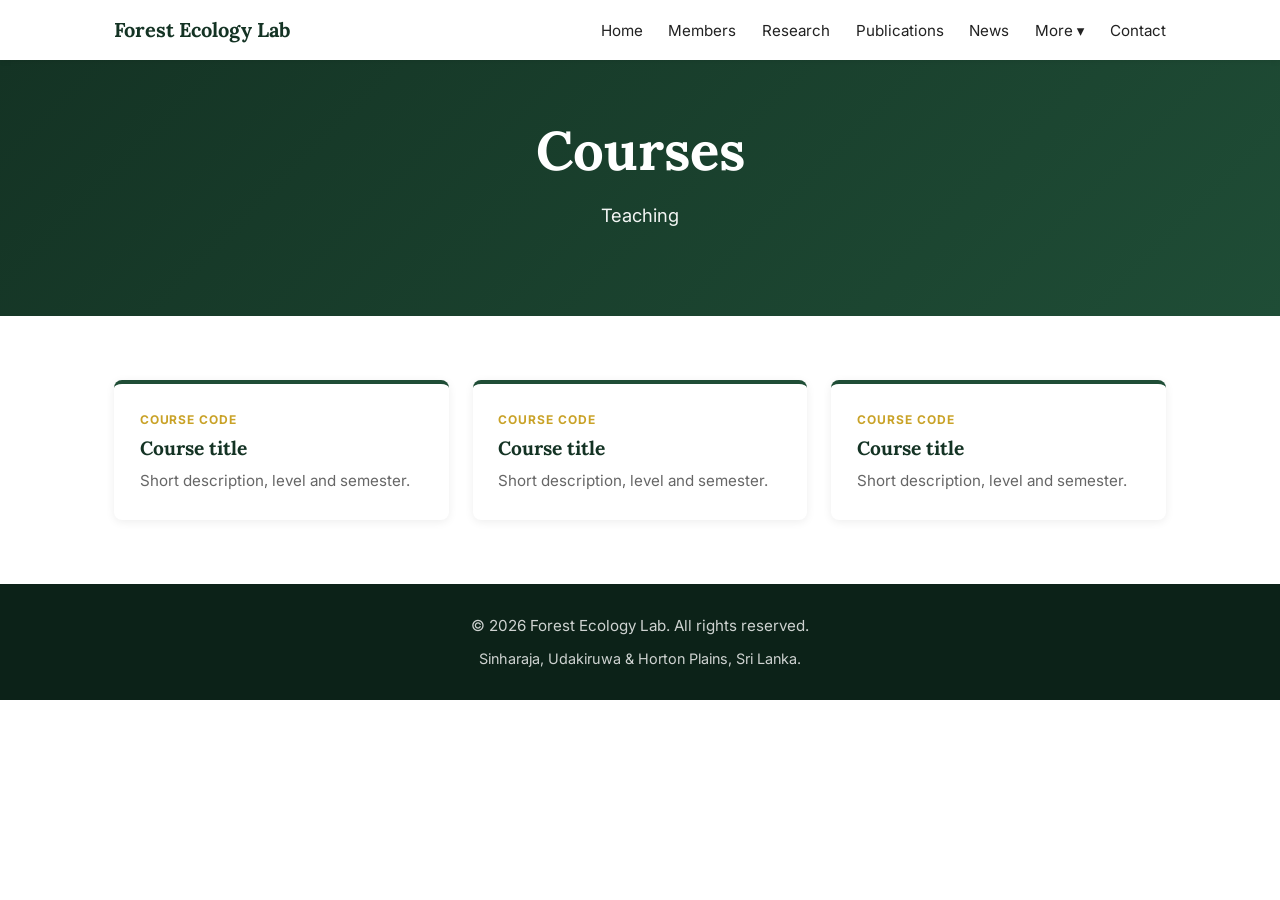
<file: courses.html>
<!DOCTYPE html>
<html lang="en">
<head>
<meta charset="UTF-8">
<meta name="viewport" content="width=device-width, initial-scale=1.0">
<title>Courses — Forest Ecology Lab</title>
<meta name="description" content="Courses — Forest Ecology Lab, Sri Lanka.">
<link rel="preconnect" href="https://fonts.googleapis.com">
<link href="https://fonts.googleapis.com/css2?family=Inter:wght@400;600&family=Lora:wght@500;700&display=swap" rel="stylesheet">
<link rel="stylesheet" href="style.css">
</head>
<body>
<nav id="site-nav"></nav>
<header class="hero hero-sm"><h1>Courses</h1><p>Teaching</p></header>
<section><div class="cards"><div class="card"><p class="card-tag">Course code</p><h3>Course title</h3><p>Short description, level and semester.</p></div><div class="card"><p class="card-tag">Course code</p><h3>Course title</h3><p>Short description, level and semester.</p></div><div class="card"><p class="card-tag">Course code</p><h3>Course title</h3><p>Short description, level and semester.</p></div></div></section><footer id="site-footer"></footer>
<script src="site.js"></script>
</body>
</html>
</file>
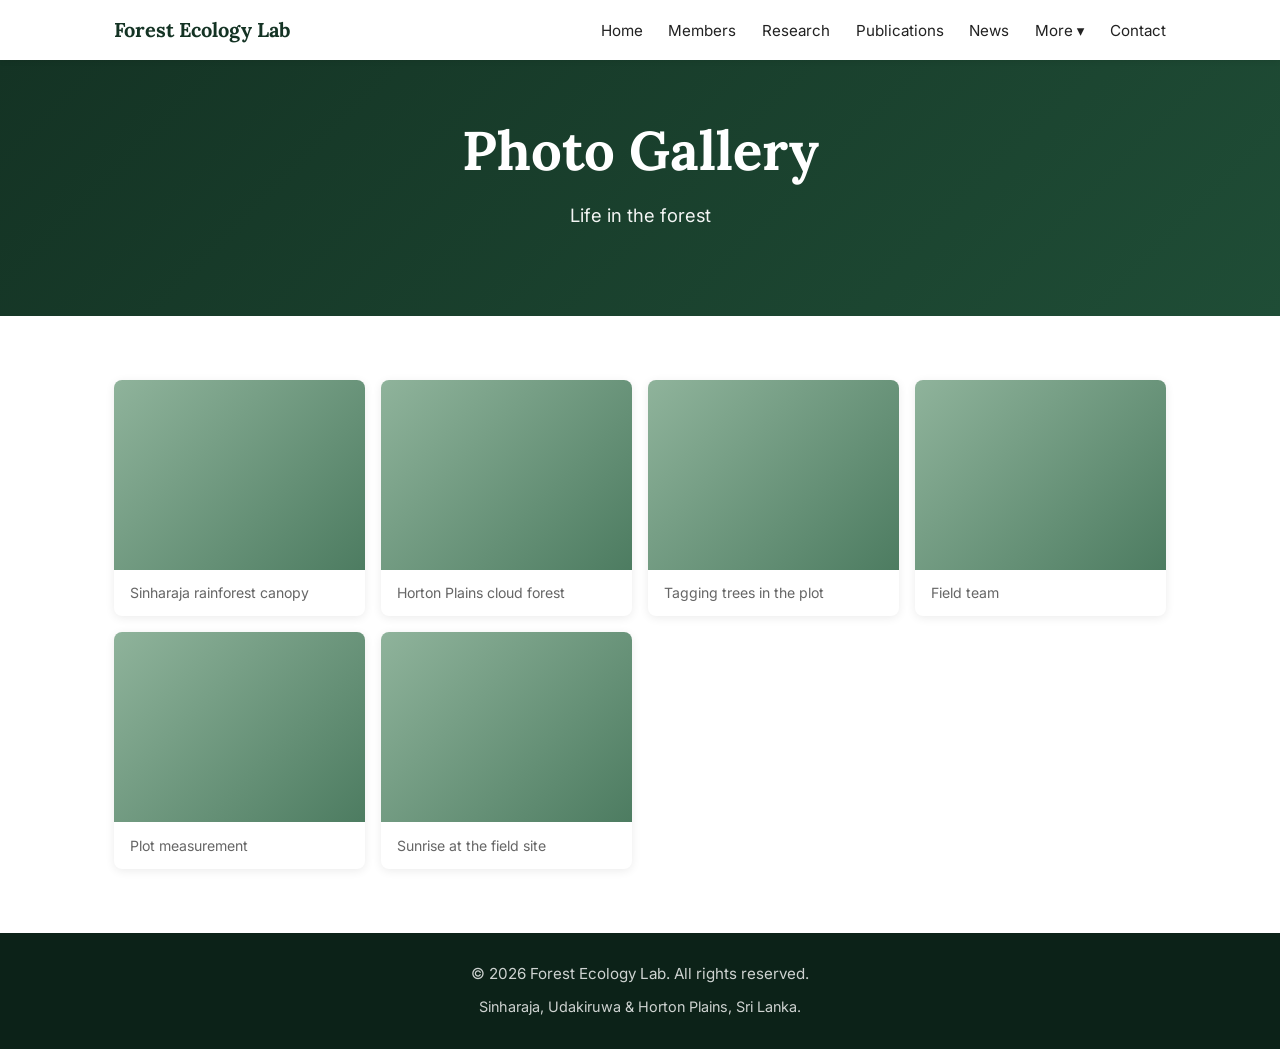
<file: gallery.html>
<!DOCTYPE html>
<html lang="en">
<head>
<meta charset="UTF-8">
<meta name="viewport" content="width=device-width, initial-scale=1.0">
<title>Photo Gallery — Forest Ecology Lab</title>
<meta name="description" content="Photo Gallery — Forest Ecology Lab, Sri Lanka.">
<link rel="preconnect" href="https://fonts.googleapis.com">
<link href="https://fonts.googleapis.com/css2?family=Inter:wght@400;600&family=Lora:wght@500;700&display=swap" rel="stylesheet">
<link rel="stylesheet" href="style.css">
</head>
<body>
<nav id="site-nav"></nav>
<header class="hero hero-sm"><h1>Photo Gallery</h1><p>Life in the forest</p></header>
<section><!-- EDIT: replace class="ph" divs with style="background-image:url(images/photo.jpg)" or use <img> tags. --><div class="gallery"><figure><div class="ph"></div><figcaption>Sinharaja rainforest canopy</figcaption></figure><figure><div class="ph"></div><figcaption>Horton Plains cloud forest</figcaption></figure><figure><div class="ph"></div><figcaption>Tagging trees in the plot</figcaption></figure><figure><div class="ph"></div><figcaption>Field team</figcaption></figure><figure><div class="ph"></div><figcaption>Plot measurement</figcaption></figure><figure><div class="ph"></div><figcaption>Sunrise at the field site</figcaption></figure></div></section><footer id="site-footer"></footer>
<script src="site.js"></script>
</body>
</html>
</file>
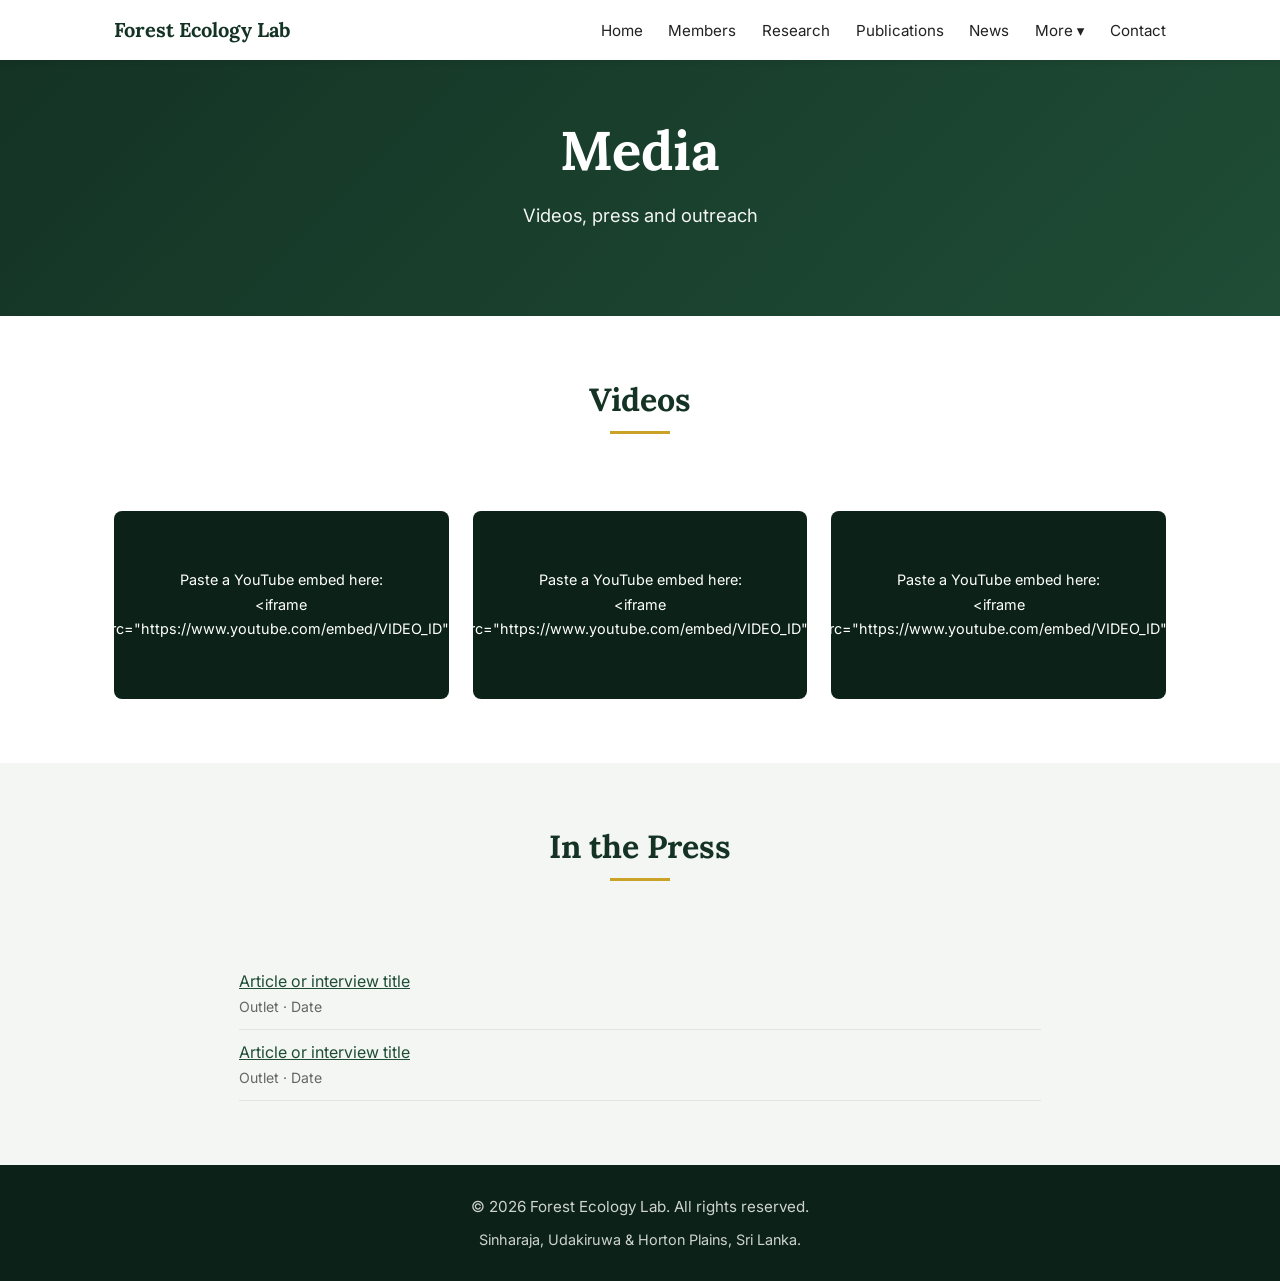
<file: media.html>
<!DOCTYPE html>
<html lang="en">
<head>
<meta charset="UTF-8">
<meta name="viewport" content="width=device-width, initial-scale=1.0">
<title>Media — Forest Ecology Lab</title>
<meta name="description" content="Media — Forest Ecology Lab, Sri Lanka.">
<link rel="preconnect" href="https://fonts.googleapis.com">
<link href="https://fonts.googleapis.com/css2?family=Inter:wght@400;600&family=Lora:wght@500;700&display=swap" rel="stylesheet">
<link rel="stylesheet" href="style.css">
</head>
<body>
<nav id="site-nav"></nav>
<header class="hero hero-sm"><h1>Media</h1><p>Videos, press and outreach</p></header>
<section><h2 class="section-title">Videos</h2><p class="section-subtitle">&nbsp;</p><div class="videos"><div class="video-box">Paste a YouTube embed here:<br>&lt;iframe src="https://www.youtube.com/embed/VIDEO_ID"&gt;</div><div class="video-box">Paste a YouTube embed here:<br>&lt;iframe src="https://www.youtube.com/embed/VIDEO_ID"&gt;</div><div class="video-box">Paste a YouTube embed here:<br>&lt;iframe src="https://www.youtube.com/embed/VIDEO_ID"&gt;</div></div></section><div class="alt-bg"><section class="narrow"><h2 class="section-title">In the Press</h2><p class="section-subtitle">&nbsp;</p><ul class="link-list"><li><a href="#">Article or interview title</a><span>Outlet · Date</span></li><li><a href="#">Article or interview title</a><span>Outlet · Date</span></li></ul></section></div><footer id="site-footer"></footer>
<script src="site.js"></script>
</body>
</html>
</file>
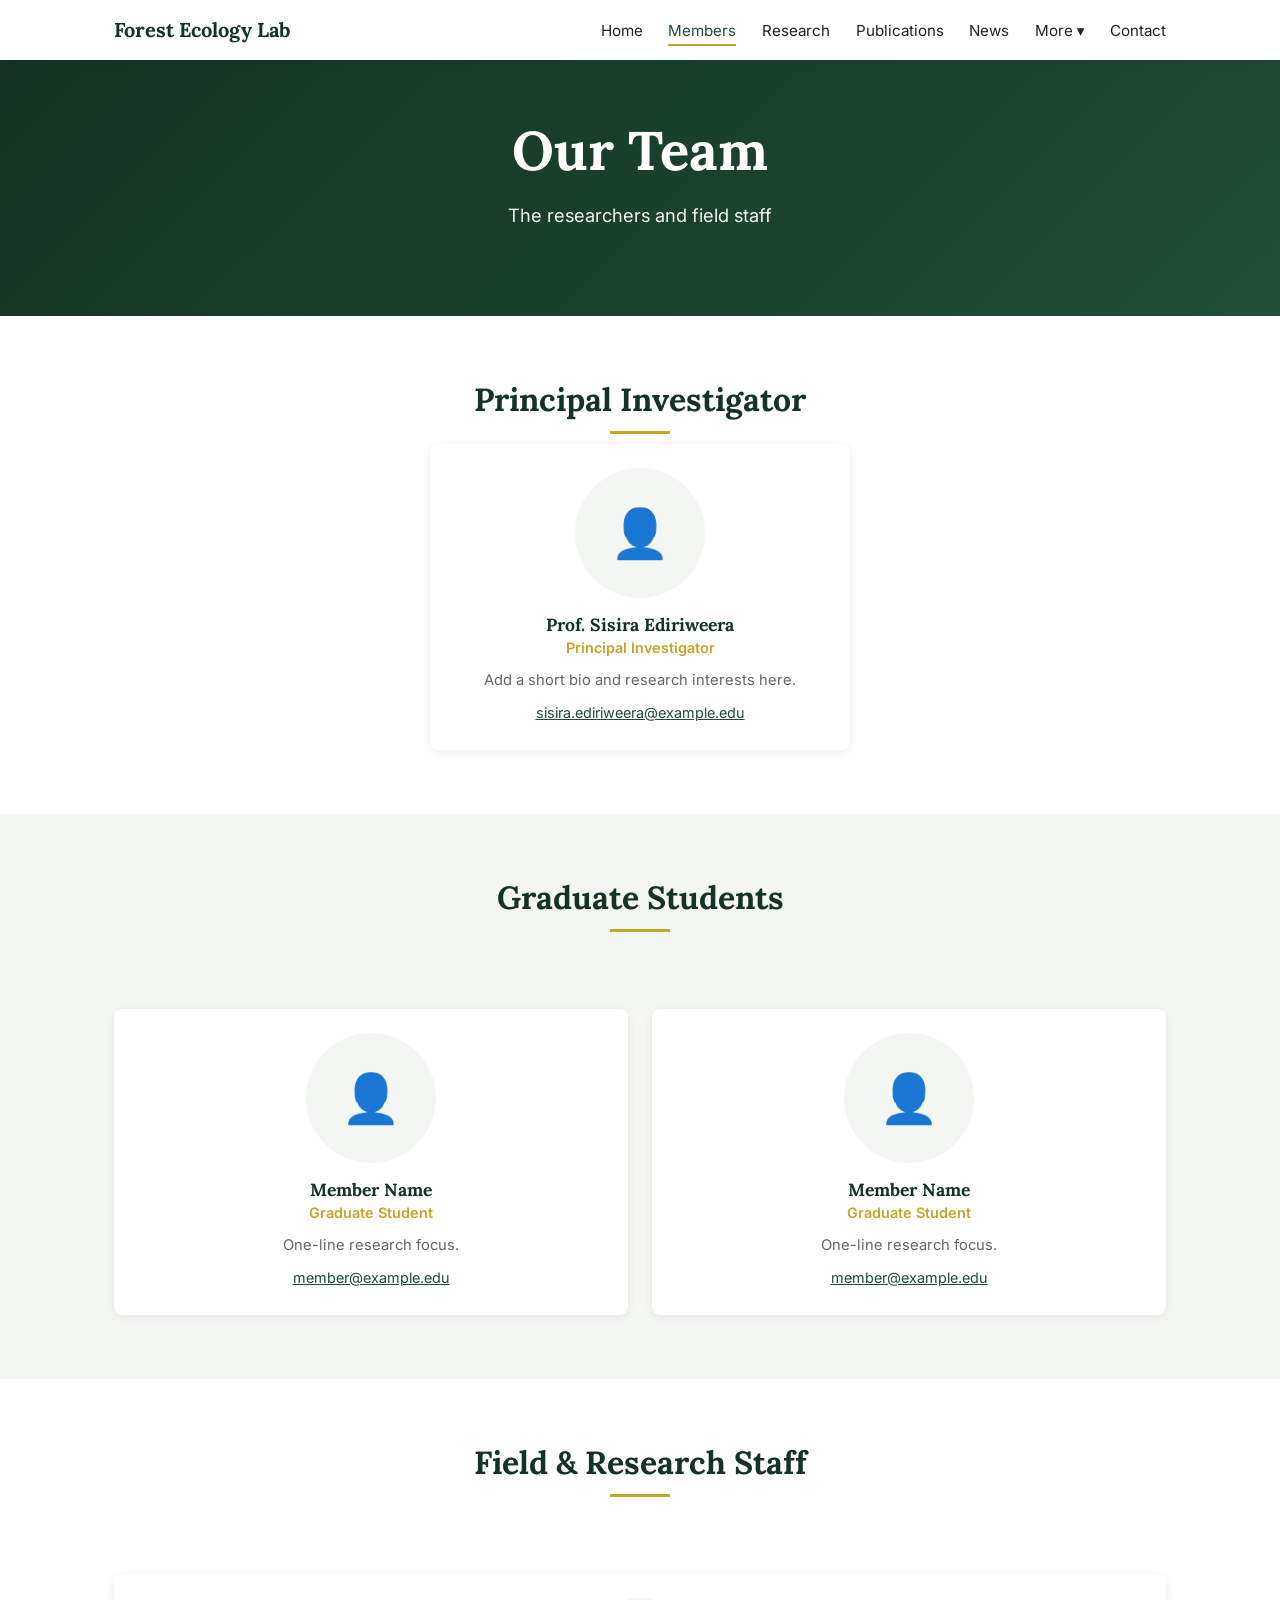
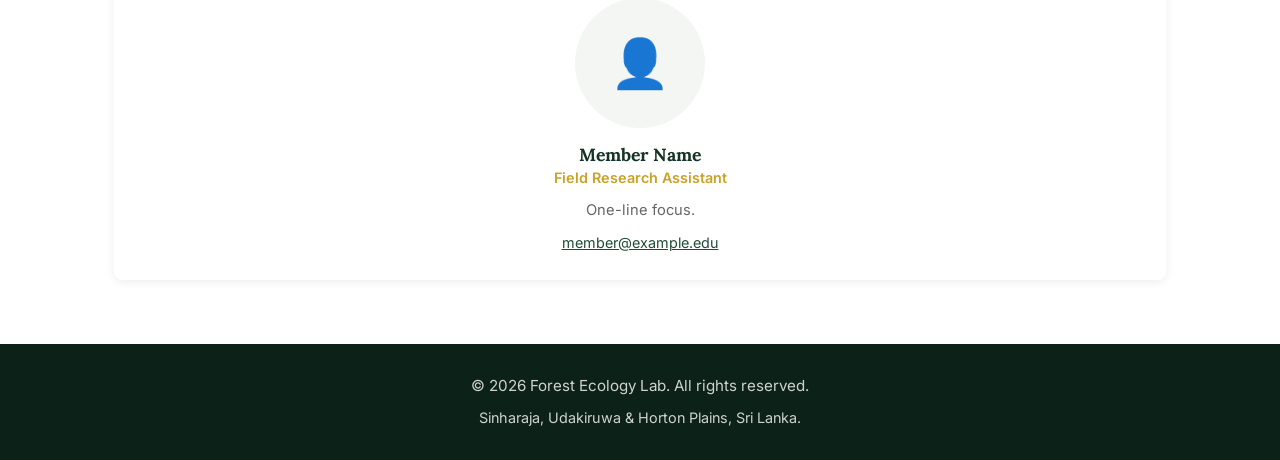
<file: members.html>
<!DOCTYPE html>
<html lang="en">
<head>
<meta charset="UTF-8">
<meta name="viewport" content="width=device-width, initial-scale=1.0">
<title>Members — Forest Ecology Lab</title>
<meta name="description" content="Members of the Forest Ecology Lab, Sinharaja and Horton Plains.">
<link rel="preconnect" href="https://fonts.googleapis.com">
<link href="https://fonts.googleapis.com/css2?family=Inter:wght@400;600&family=Lora:wght@500;700&display=swap" rel="stylesheet">
<link rel="stylesheet" href="style.css">
</head>
<body>

<nav id="site-nav"></nav>

<header class="hero hero-sm">
  <h1>Our Team</h1>
  <p>The researchers and field staff</p>
</header>

<section>
  <h2 class="section-title">Principal Investigator</h2>
  <div class="team-grid pi-feature">
    <div class="team-member">
      <!-- Photo: replace 👤 with <img src="images/pi.jpg" alt="Prof. Sisira Ediriweera"> -->
      <div class="member-photo" aria-hidden="true">👤</div>
      <h4>Prof. Sisira Ediriweera</h4>
      <div class="role">Principal Investigator</div>
      <div class="bio">Add a short bio and research interests here.</div>
      <div class="contact-line"><a href="mailto:sisira.ediriweera@example.edu">sisira.ediriweera@example.edu</a></div>
    </div>
  </div>
</section>

<!-- Copy a .team-member block to add a person. -->
<div class="alt-bg">
  <section>
    <h2 class="section-title">Graduate Students</h2>
    <p class="section-subtitle">&nbsp;</p>
    <div class="team-grid">
      <div class="team-member">
        <div class="member-photo" aria-hidden="true">👤</div>
        <h4>Member Name</h4><div class="role">Graduate Student</div>
        <div class="bio">One-line research focus.</div>
        <div class="contact-line"><a href="mailto:member@example.edu">member@example.edu</a></div>
      </div>
      <div class="team-member">
        <div class="member-photo" aria-hidden="true">👤</div>
        <h4>Member Name</h4><div class="role">Graduate Student</div>
        <div class="bio">One-line research focus.</div>
        <div class="contact-line"><a href="mailto:member@example.edu">member@example.edu</a></div>
      </div>
    </div>
  </section>
</div>

<section>
  <h2 class="section-title">Field &amp; Research Staff</h2>
  <p class="section-subtitle">&nbsp;</p>
  <div class="team-grid">
    <div class="team-member">
      <div class="member-photo" aria-hidden="true">👤</div>
      <h4>Member Name</h4><div class="role">Field Research Assistant</div>
      <div class="bio">One-line focus.</div>
      <div class="contact-line"><a href="mailto:member@example.edu">member@example.edu</a></div>
    </div>
  </div>
</section>

<footer id="site-footer"></footer>

<script src="site.js"></script>
</body>
</html>
</file>
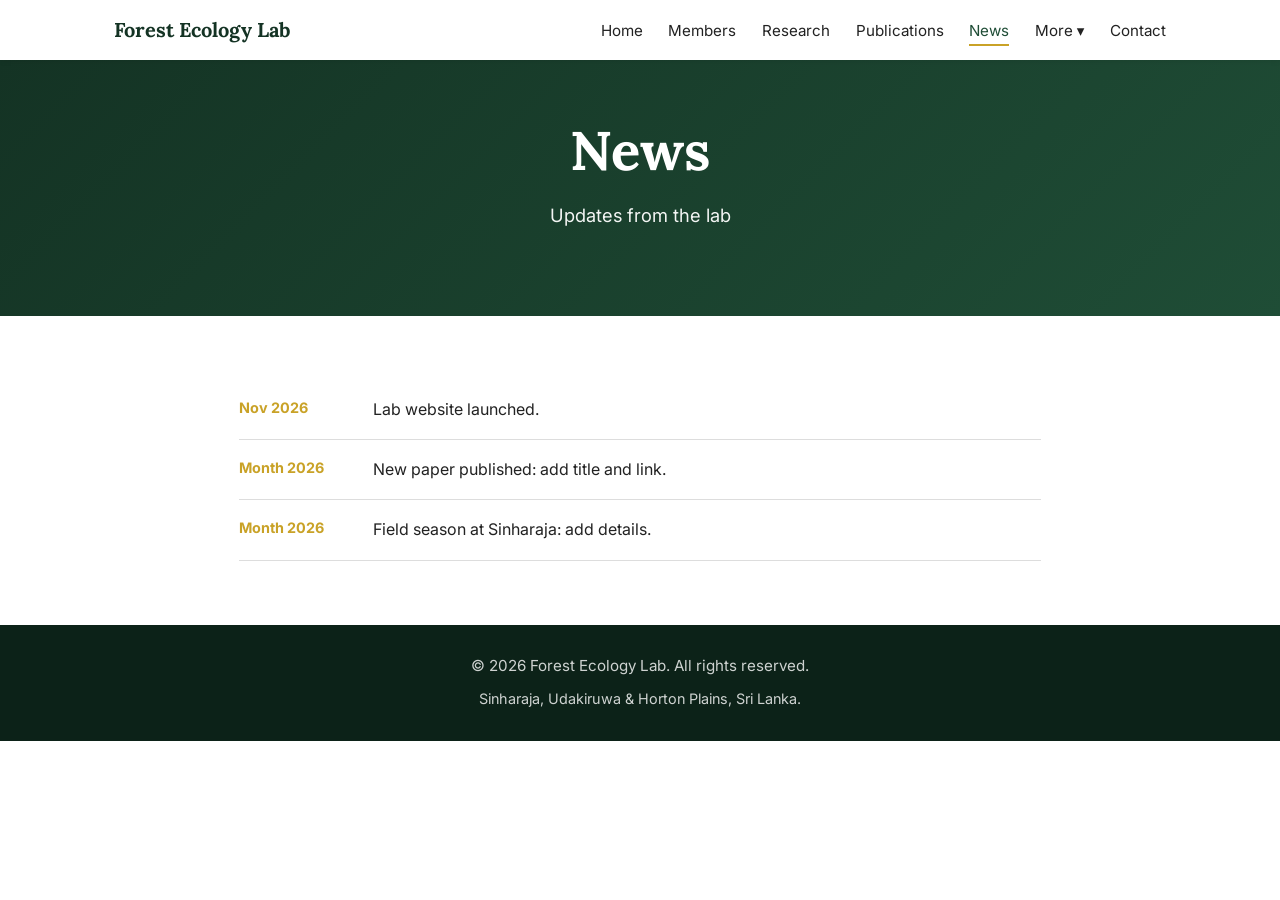
<file: news.html>
<!DOCTYPE html>
<html lang="en">
<head>
<meta charset="UTF-8">
<meta name="viewport" content="width=device-width, initial-scale=1.0">
<title>News — Forest Ecology Lab</title>
<meta name="description" content="News — Forest Ecology Lab, Sri Lanka.">
<link rel="preconnect" href="https://fonts.googleapis.com">
<link href="https://fonts.googleapis.com/css2?family=Inter:wght@400;600&family=Lora:wght@500;700&display=swap" rel="stylesheet">
<link rel="stylesheet" href="style.css">
</head>
<body>
<nav id="site-nav"></nav>
<header class="hero hero-sm"><h1>News</h1><p>Updates from the lab</p></header>
<section class="narrow"><!-- EDIT: copy a .news-item line for each update, newest first. --><div class="news-item"><div class="news-date">Nov 2026</div><div>Lab website launched.</div></div><div class="news-item"><div class="news-date">Month 2026</div><div>New paper published: add title and link.</div></div><div class="news-item"><div class="news-date">Month 2026</div><div>Field season at Sinharaja: add details.</div></div></section><footer id="site-footer"></footer>
<script src="site.js"></script>
</body>
</html>
</file>
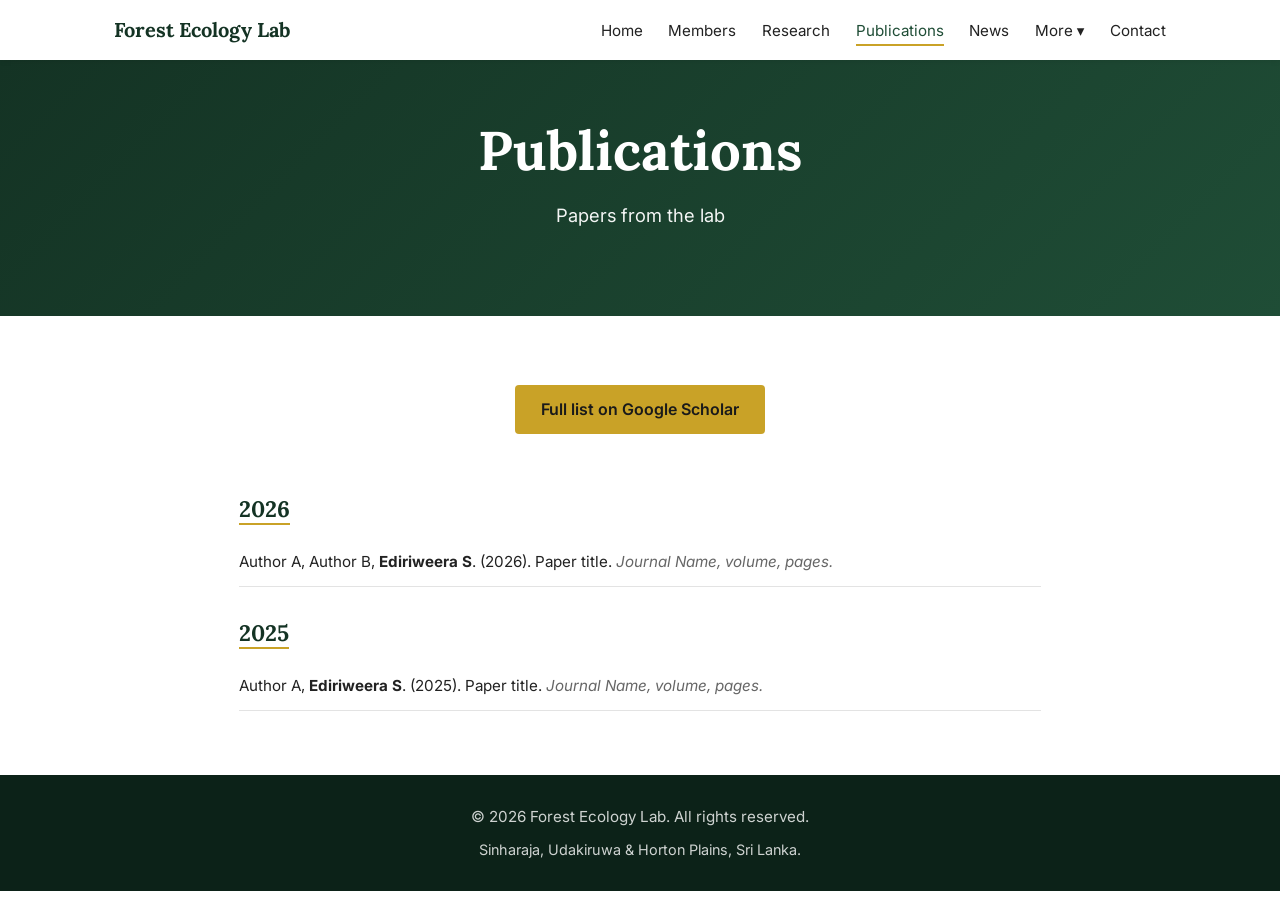
<file: publications.html>
<!DOCTYPE html>
<html lang="en">
<head>
<meta charset="UTF-8">
<meta name="viewport" content="width=device-width, initial-scale=1.0">
<title>Publications — Forest Ecology Lab</title>
<meta name="description" content="Publications — Forest Ecology Lab, Sri Lanka.">
<link rel="preconnect" href="https://fonts.googleapis.com">
<link href="https://fonts.googleapis.com/css2?family=Inter:wght@400;600&family=Lora:wght@500;700&display=swap" rel="stylesheet">
<link rel="stylesheet" href="style.css">
</head>
<body>
<nav id="site-nav"></nav>
<header class="hero hero-sm"><h1>Publications</h1><p>Papers from the lab</p></header>
<section class="narrow"><p style="text-align:center;margin-bottom:1.5rem"><a class="btn" href="https://scholar.google.com/citations?user=JV1t74wAAAAJ&hl=en" target="_blank" rel="noopener noreferrer">Full list on Google Scholar</a></p><!-- EDIT: copy a .pub line for each paper; group under a year heading. --><h3 class="pub-year">2026</h3><div class="pub">Author A, Author B, <strong>Ediriweera S</strong>. (2026). Paper title. <em>Journal Name, volume, pages.</em></div><h3 class="pub-year">2025</h3><div class="pub">Author A, <strong>Ediriweera S</strong>. (2025). Paper title. <em>Journal Name, volume, pages.</em></div></section><footer id="site-footer"></footer>
<script src="site.js"></script>
</body>
</html>
</file>
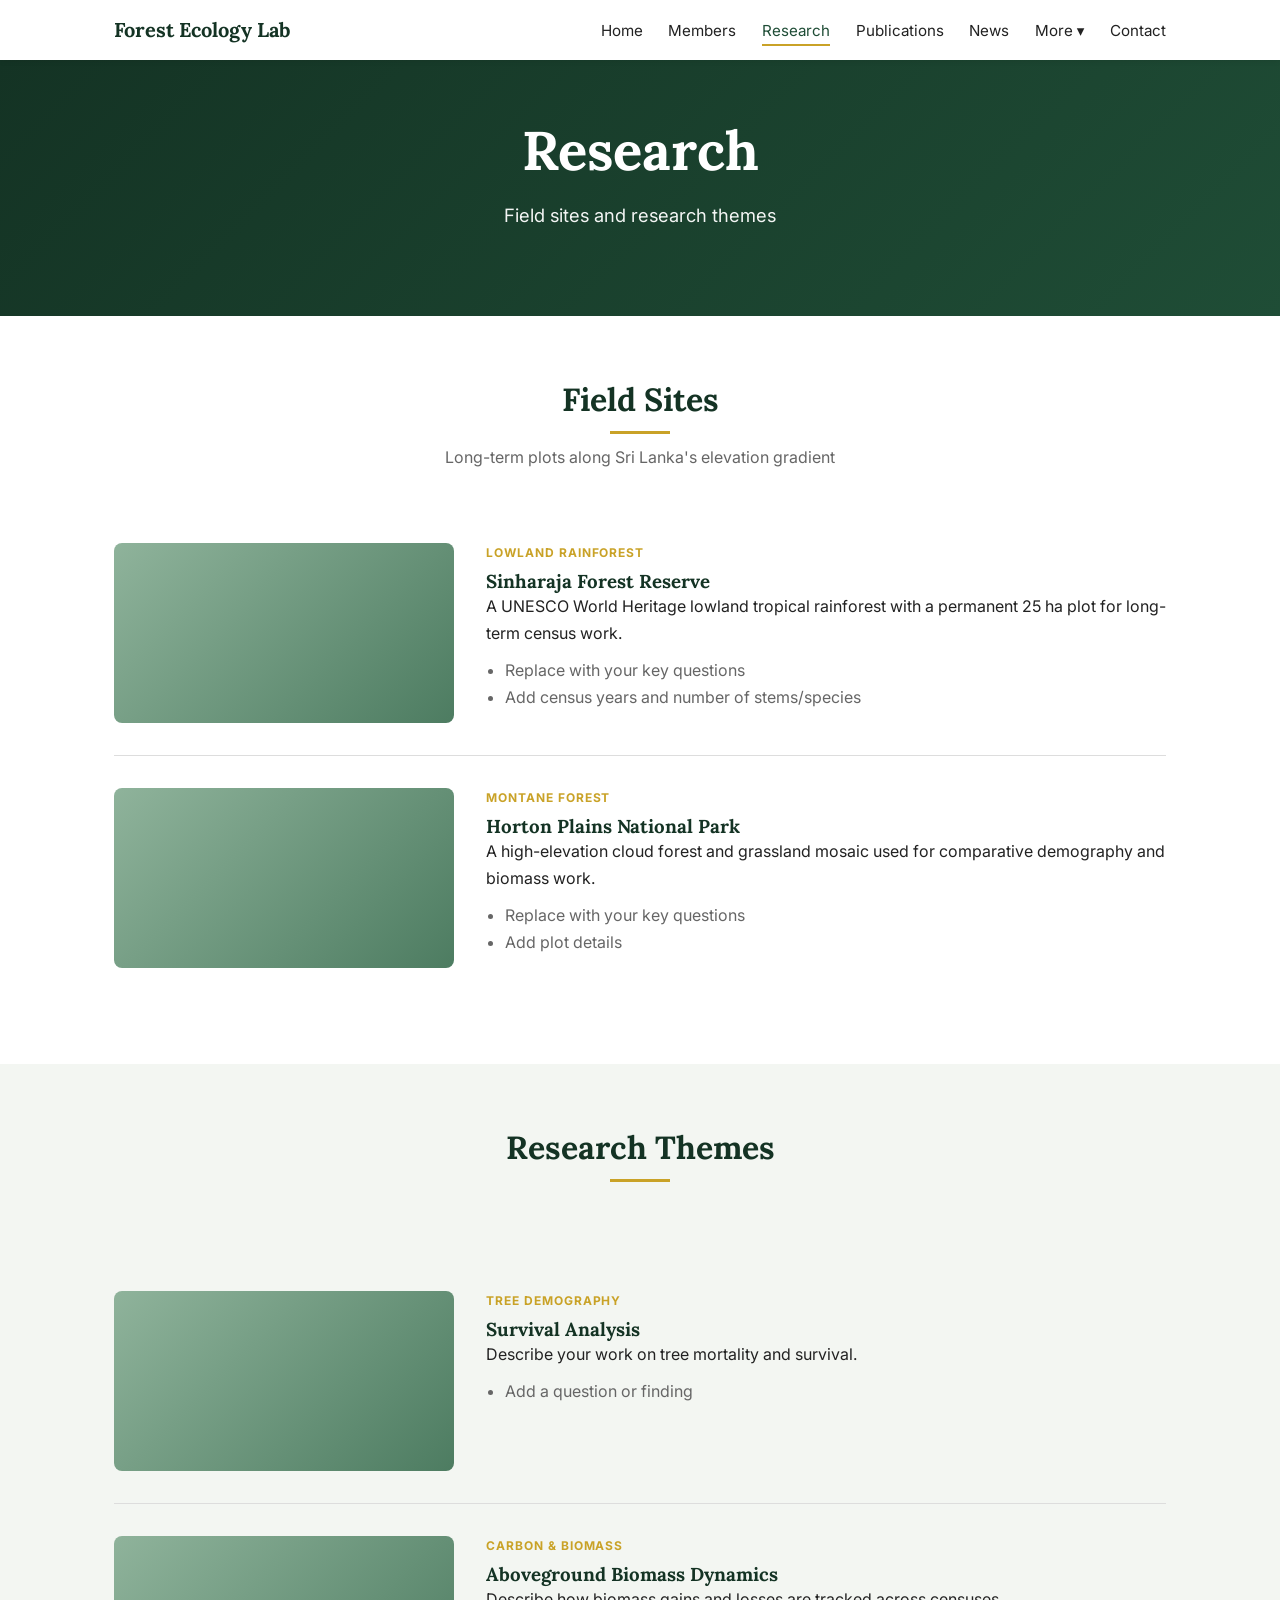
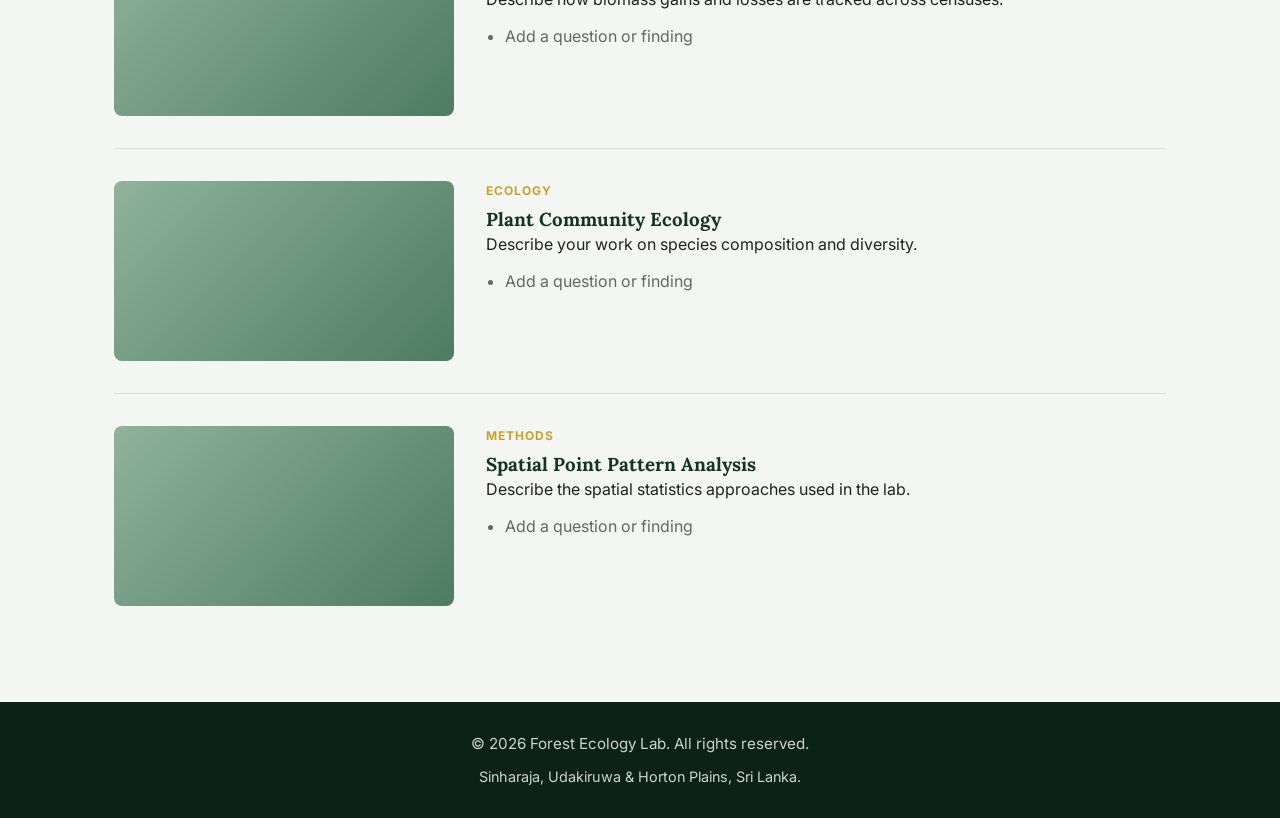
<file: research.html>
<!DOCTYPE html>
<html lang="en">
<head>
<meta charset="UTF-8">
<meta name="viewport" content="width=device-width, initial-scale=1.0">
<title>Research — Forest Ecology Lab</title>
<meta name="description" content="Research — Forest Ecology Lab, Sri Lanka.">
<link rel="preconnect" href="https://fonts.googleapis.com">
<link href="https://fonts.googleapis.com/css2?family=Inter:wght@400;600&family=Lora:wght@500;700&display=swap" rel="stylesheet">
<link rel="stylesheet" href="style.css">
</head>
<body>
<nav id="site-nav"></nav>
<header class="hero hero-sm"><h1>Research</h1><p>Field sites and research themes</p></header>
<section><h2 class="section-title">Field Sites</h2><p class="section-subtitle">Long-term plots along Sri Lanka's elevation gradient</p><div class="project"><div class="project-img"></div><div><p class="card-tag">Lowland rainforest</p><h3>Sinharaja Forest Reserve</h3><p>A UNESCO World Heritage lowland tropical rainforest with a permanent 25 ha plot for long-term census work.</p><ul><li>Replace with your key questions</li><li>Add census years and number of stems/species</li></ul></div></div><div class="project"><div class="project-img"></div><div><p class="card-tag">Montane forest</p><h3>Horton Plains National Park</h3><p>A high-elevation cloud forest and grassland mosaic used for comparative demography and biomass work.</p><ul><li>Replace with your key questions</li><li>Add plot details</li></ul></div></div></section><div class="alt-bg"><section><h2 class="section-title">Research Themes</h2><p class="section-subtitle">&nbsp;</p><div class="project"><div class="project-img"></div><div><p class="card-tag">Tree demography</p><h3>Survival Analysis</h3><p>Describe your work on tree mortality and survival.</p><ul><li>Add a question or finding</li></ul></div></div><div class="project"><div class="project-img"></div><div><p class="card-tag">Carbon &amp; biomass</p><h3>Aboveground Biomass Dynamics</h3><p>Describe how biomass gains and losses are tracked across censuses.</p><ul><li>Add a question or finding</li></ul></div></div><div class="project"><div class="project-img"></div><div><p class="card-tag">Ecology</p><h3>Plant Community Ecology</h3><p>Describe your work on species composition and diversity.</p><ul><li>Add a question or finding</li></ul></div></div><div class="project"><div class="project-img"></div><div><p class="card-tag">Methods</p><h3>Spatial Point Pattern Analysis</h3><p>Describe the spatial statistics approaches used in the lab.</p><ul><li>Add a question or finding</li></ul></div></div></section></div><footer id="site-footer"></footer>
<script src="site.js"></script>
</body>
</html>
</file>
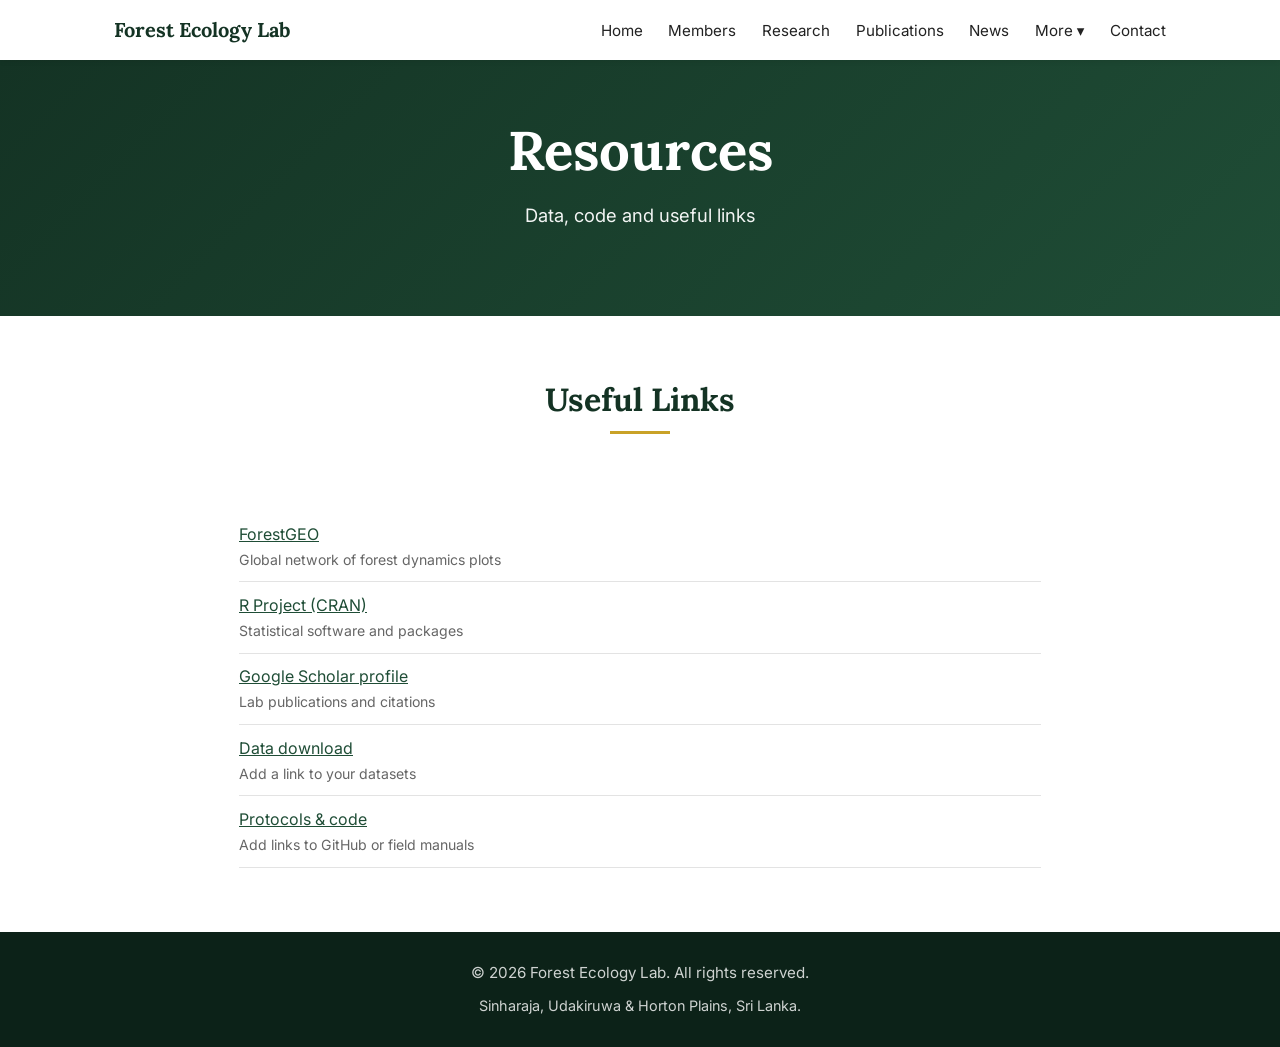
<file: resources.html>
<!DOCTYPE html>
<html lang="en">
<head>
<meta charset="UTF-8">
<meta name="viewport" content="width=device-width, initial-scale=1.0">
<title>Resources — Forest Ecology Lab</title>
<meta name="description" content="Resources — Forest Ecology Lab, Sri Lanka.">
<link rel="preconnect" href="https://fonts.googleapis.com">
<link href="https://fonts.googleapis.com/css2?family=Inter:wght@400;600&family=Lora:wght@500;700&display=swap" rel="stylesheet">
<link rel="stylesheet" href="style.css">
</head>
<body>
<nav id="site-nav"></nav>
<header class="hero hero-sm"><h1>Resources</h1><p>Data, code and useful links</p></header>
<section class="narrow"><h2 class="section-title">Useful Links</h2><p class="section-subtitle">&nbsp;</p><ul class="link-list"><li><a href="https://forestgeo.si.edu" target="_blank" rel="noopener noreferrer">ForestGEO</a><span>Global network of forest dynamics plots</span></li><li><a href="https://cran.r-project.org" target="_blank" rel="noopener noreferrer">R Project (CRAN)</a><span>Statistical software and packages</span></li><li><a href="https://scholar.google.com/citations?user=JV1t74wAAAAJ&hl=en" target="_blank" rel="noopener noreferrer">Google Scholar profile</a><span>Lab publications and citations</span></li><li><a href="#" target="_blank" rel="noopener noreferrer">Data download</a><span>Add a link to your datasets</span></li><li><a href="#" target="_blank" rel="noopener noreferrer">Protocols &amp; code</a><span>Add links to GitHub or field manuals</span></li></ul></section><footer id="site-footer"></footer>
<script src="site.js"></script>
</body>
</html>
</file>
<file: style.css>
:root{--green:#1f4d36;--green-d:#143324;--accent:#c9a227;--ink:#222;--muted:#666;--bg:#fff;--alt:#f3f6f2;--max:1100px}
*{box-sizing:border-box;margin:0;padding:0}
html{scroll-behavior:smooth}
body{font-family:Inter,system-ui,-apple-system,"Segoe UI",sans-serif;color:var(--ink);line-height:1.7;background:var(--bg)}
h1,h2,h3,h4{font-family:Lora,Georgia,serif;line-height:1.25;color:var(--green-d)}
a{color:var(--green)}
img{max-width:100%}

/* NAV */
nav{position:sticky;top:0;z-index:50;background:#fff;box-shadow:0 1px 6px rgba(0,0,0,.08)}
.nav-container{max-width:var(--max);margin:auto;padding:0 1.5rem;height:60px;display:flex;align-items:center;justify-content:space-between}
.logo{font-family:Lora,Georgia,serif;font-weight:700;font-size:1.25rem;text-decoration:none;color:var(--green-d)}
.nav-links{display:flex;gap:1.6rem;list-style:none}
.nav-links a{text-decoration:none;color:var(--ink);font-size:.95rem;padding:.3rem 0;border-bottom:2px solid transparent}
.nav-links a:hover,.nav-links a.active{color:var(--green);border-color:var(--accent)}
.mobile-menu{display:none;background:none;border:0;font-size:1.6rem;cursor:pointer}

/* HERO */
.hero{position:relative;min-height:70vh;display:flex;flex-direction:column;align-items:center;justify-content:center;text-align:center;color:#fff;padding:4rem 1.5rem;background:linear-gradient(135deg,var(--green-d),var(--green));overflow:hidden}
.hero-sm{min-height:0;padding:3.5rem 1.5rem}
.hero h1{color:#fff;font-size:clamp(2rem,5vw,3.4rem);position:relative;z-index:2;max-width:850px}
.hero p{position:relative;z-index:2;max-width:700px;margin:1rem auto 1.8rem;font-size:1.15rem;opacity:.95}
.hero>div{position:relative;z-index:2}
.slide{position:absolute;inset:0;background-size:cover;background-position:center;opacity:0;transition:opacity 1.2s;z-index:0}
.slide.on{opacity:1}
.hero.slideshow::before{content:"";position:absolute;inset:0;background:rgba(10,30,20,.55);z-index:1}
.caption{position:absolute;bottom:1rem;right:1.2rem;z-index:2;font-size:.85rem;opacity:.9;text-align:right}
.btn{display:inline-block;padding:.7rem 1.6rem;background:var(--accent);color:#1a1a1a;border-radius:4px;text-decoration:none;font-weight:600;margin:.3rem}
.btn:hover{filter:brightness(1.08)}
.btn-outline{background:transparent;color:#fff;border:2px solid #fff}

/* SECTIONS */
section{max-width:var(--max);margin:auto;padding:4rem 1.5rem}
.alt-bg{background:var(--alt)}
.section-title{text-align:center;font-size:2rem;margin-bottom:.6rem}
.section-title::after{content:"";display:block;width:60px;height:3px;background:var(--accent);margin:.7rem auto 0}
.section-subtitle{text-align:center;color:var(--muted);margin-bottom:2.5rem}
.about-grid{display:grid;grid-template-columns:1.4fr 1fr;gap:3rem;align-items:center}
.about-text h3{font-size:1.7rem;margin-bottom:1rem}
.about-text p{margin-bottom:1rem}
.about-photo{min-height:320px;border-radius:8px;background:linear-gradient(135deg,#8fb39b,#4d7c61);color:#fff;display:flex;align-items:center;justify-content:center}
.stats{display:grid;grid-template-columns:repeat(3,1fr);gap:1rem;margin-top:1.5rem}
.stat-item{background:var(--alt);padding:1rem;border-radius:6px;text-align:center}
.stat-number{font-family:Lora,serif;font-size:1.3rem;font-weight:700;color:var(--green)}
.stat-label{font-size:.8rem;color:var(--muted)}

/* TILES (like the Myers lab link tiles) */
.tiles{display:grid;grid-template-columns:repeat(3,1fr);gap:1.2rem}
.tile{position:relative;display:flex;align-items:flex-end;min-height:220px;border-radius:8px;overflow:hidden;text-decoration:none;color:#fff;font-family:Lora,serif;font-size:1.4rem;padding:1.2rem;background-size:cover;background-position:center;transition:transform .25s}
.tile::before{content:"";position:absolute;inset:0;background:linear-gradient(to top,rgba(10,30,20,.85),rgba(10,30,20,.15))}
.tile span{position:relative}
.tile:hover{transform:translateY(-4px)}
.t1{background-color:#2f6b4a}.t2{background-color:#4d7c61}.t3{background-color:#7a8f3a}
.t4{background-color:#3b6f6a}.t5{background-color:#6b5a3a}.t6{background-color:#35544a}

/* CARDS */
.cards{display:grid;grid-template-columns:repeat(auto-fit,minmax(280px,1fr));gap:1.5rem}
.card{background:#fff;border-radius:8px;padding:1.6rem;box-shadow:0 2px 10px rgba(0,0,0,.07);border-top:4px solid var(--green)}
.card-tag{font-size:.75rem;text-transform:uppercase;letter-spacing:.08em;color:var(--accent);font-weight:700;margin-bottom:.4rem}
.card h3{font-size:1.2rem;margin-bottom:.5rem}
.card p:last-child{color:var(--muted);font-size:.95rem}

/* NEWS */
.news-item{display:flex;gap:1.5rem;padding:1rem 0;border-bottom:1px solid #ddd}
.news-date{flex:0 0 110px;color:var(--accent);font-weight:700;font-size:.9rem}

/* TEAM */
.team-grid{display:grid;grid-template-columns:repeat(auto-fit,minmax(220px,1fr));gap:1.5rem}
.team-member{text-align:center;background:#fff;padding:1.5rem;border-radius:8px;box-shadow:0 2px 10px rgba(0,0,0,.07)}
.pi-feature{grid-template-columns:minmax(260px,420px);justify-content:center}
.member-photo{width:130px;height:130px;margin:0 auto 1rem;border-radius:50%;background:var(--alt);display:flex;align-items:center;justify-content:center;font-size:3rem;overflow:hidden}
.member-photo img{width:100%;height:100%;object-fit:cover}
.team-member h4{font-size:1.1rem}
.role{color:var(--accent);font-weight:600;font-size:.9rem;margin-bottom:.5rem}
.bio{font-size:.92rem;color:var(--muted)}
.contact-line{margin-top:.5rem;font-size:.9rem}

/* CONTACT */
.contact-section{background:var(--green-d);color:#fff}
.contact-section .section-title,.contact-section h3{color:#fff}
.contact-section .section-subtitle{color:rgba(255,255,255,.8)}
.contact-grid{max-width:600px;margin:auto}
.contact-item{display:flex;gap:.8rem;margin:.8rem 0}
.contact-item a{color:var(--accent)}
footer{background:#0c2218;color:rgba(255,255,255,.8);text-align:center;padding:1.8rem 1rem;font-size:.95rem}

@media(max-width:800px){
 .nav-links{display:none}.mobile-menu{display:block}
 .about-grid,.tiles{grid-template-columns:1fr}
 .news-item{flex-direction:column;gap:.2rem}
}

/* DROPDOWN + EXTRA PAGES */
.has-sub{position:relative}
.sub{display:none;position:absolute;top:100%;left:-.8rem;background:#fff;list-style:none;box-shadow:0 4px 12px rgba(0,0,0,.12);min-width:170px;padding:.4rem 0;border-radius:4px}
.has-sub:hover .sub,.has-sub:focus-within .sub{display:block}
.sub a{display:block;padding:.4rem 1rem;border:0!important}
.narrow{max-width:850px}
.project{display:grid;grid-template-columns:1fr 2fr;gap:2rem;padding:2rem 0;border-bottom:1px solid #ddd}
.project:last-child{border:0}
.project-img{min-height:180px;border-radius:8px;background:linear-gradient(135deg,#8fb39b,#4d7c61)}
.project ul{margin:.6rem 0 0 1.2rem;color:var(--muted)}
.pub-year{font-size:1.4rem;margin:2rem 0 .8rem;border-bottom:2px solid var(--accent);display:inline-block}
.pub{padding:.7rem 0;border-bottom:1px solid #e3e3e3;font-size:.95rem}
.pub em{color:var(--muted)}
.gallery{display:grid;grid-template-columns:repeat(auto-fill,minmax(250px,1fr));gap:1rem}
.gallery figure{border-radius:8px;overflow:hidden;background:#fff;box-shadow:0 2px 10px rgba(0,0,0,.08)}
.gallery .ph{height:190px;background:linear-gradient(135deg,#8fb39b,#4d7c61);background-size:cover;background-position:center}
.gallery figcaption{padding:.7rem 1rem;font-size:.88rem;color:var(--muted)}
.videos{display:grid;grid-template-columns:repeat(auto-fit,minmax(300px,1fr));gap:1.5rem}
.video-box{aspect-ratio:16/9;background:#0c2218;color:#fff;border-radius:8px;display:flex;align-items:center;justify-content:center;text-align:center;padding:1rem;font-size:.9rem}
.video-box iframe{width:100%;height:100%;border:0;border-radius:8px}
.link-list{list-style:none}
.link-list li{padding:.6rem 0;border-bottom:1px solid #e3e3e3}
.link-list span{display:block;font-size:.88rem;color:var(--muted)}
@media(max-width:800px){
 .nav-links.open{display:flex;position:absolute;top:60px;left:0;right:0;background:#fff;flex-direction:column;gap:.6rem;padding:1rem 2rem;box-shadow:0 4px 6px rgba(0,0,0,.1)}
 .sub{display:block;position:static;box-shadow:none;padding:0 0 0 1rem}
 .project{grid-template-columns:1fr}
}
</file>
